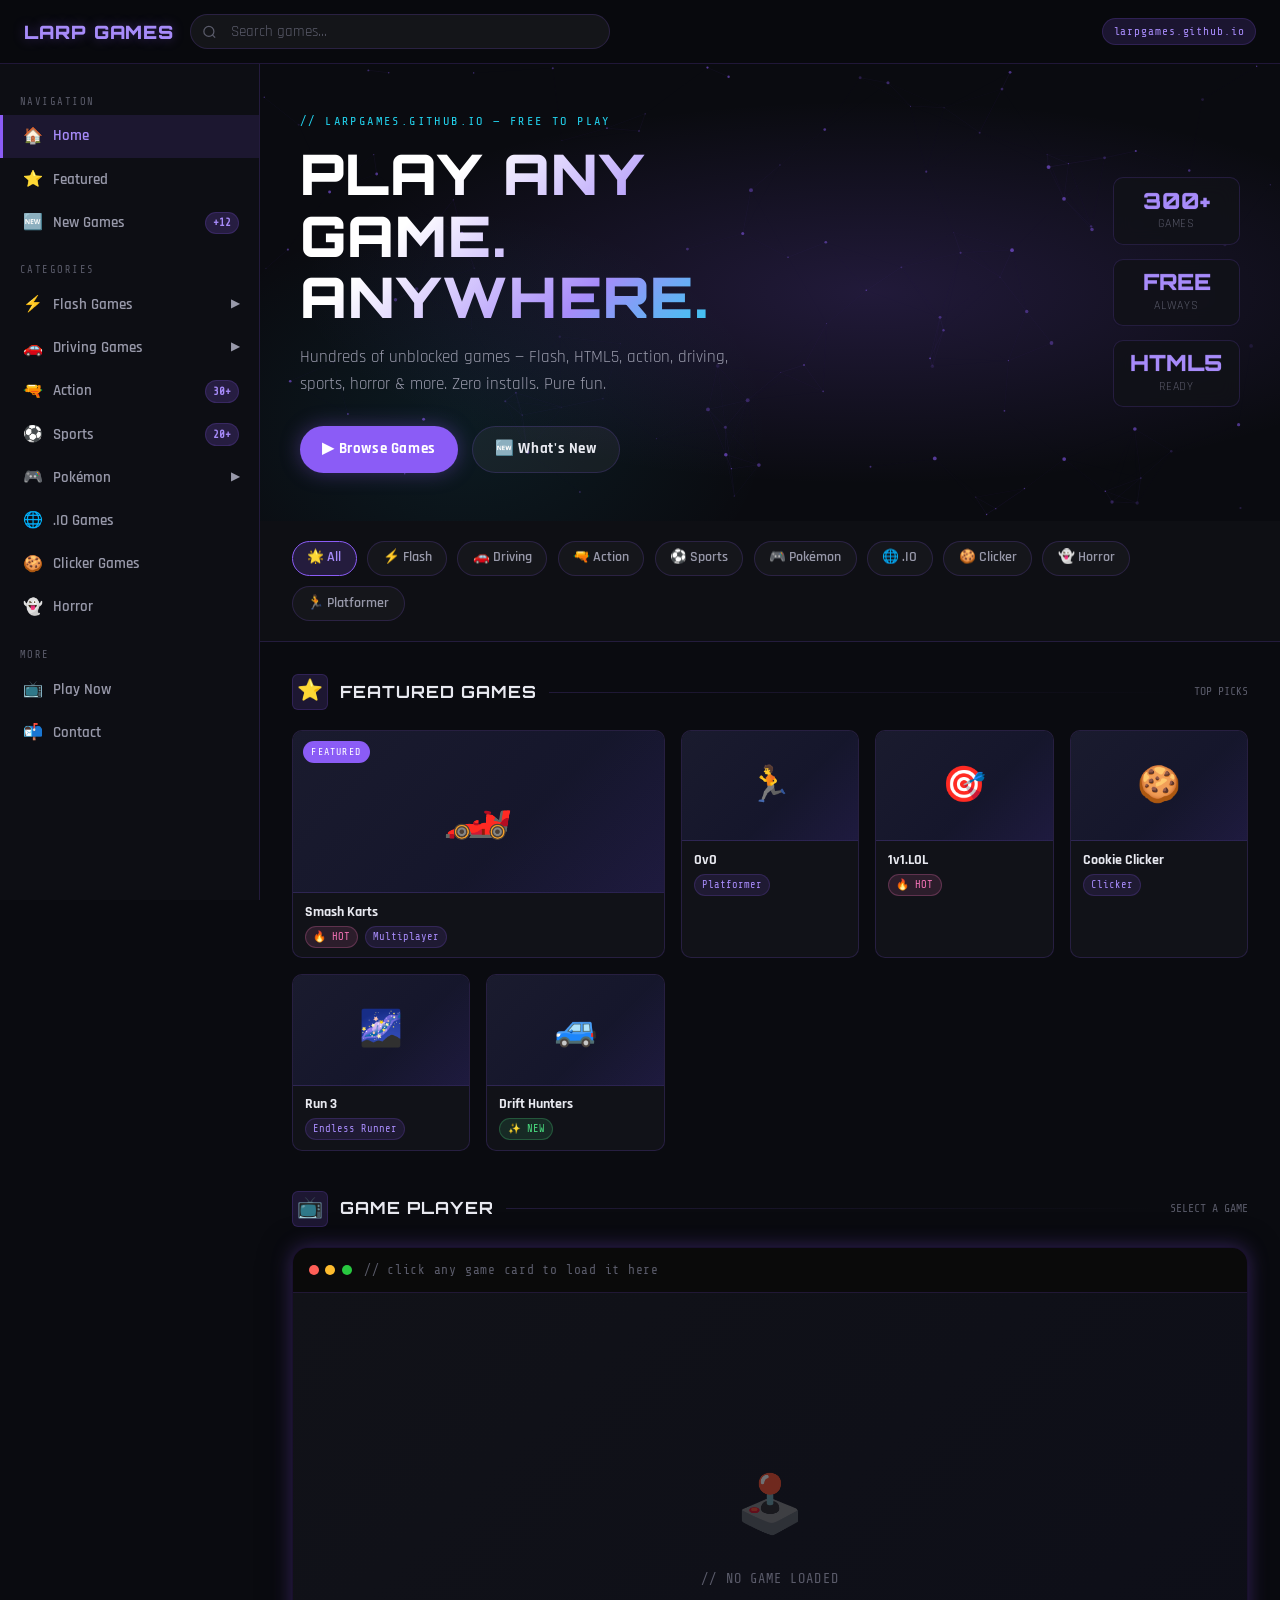
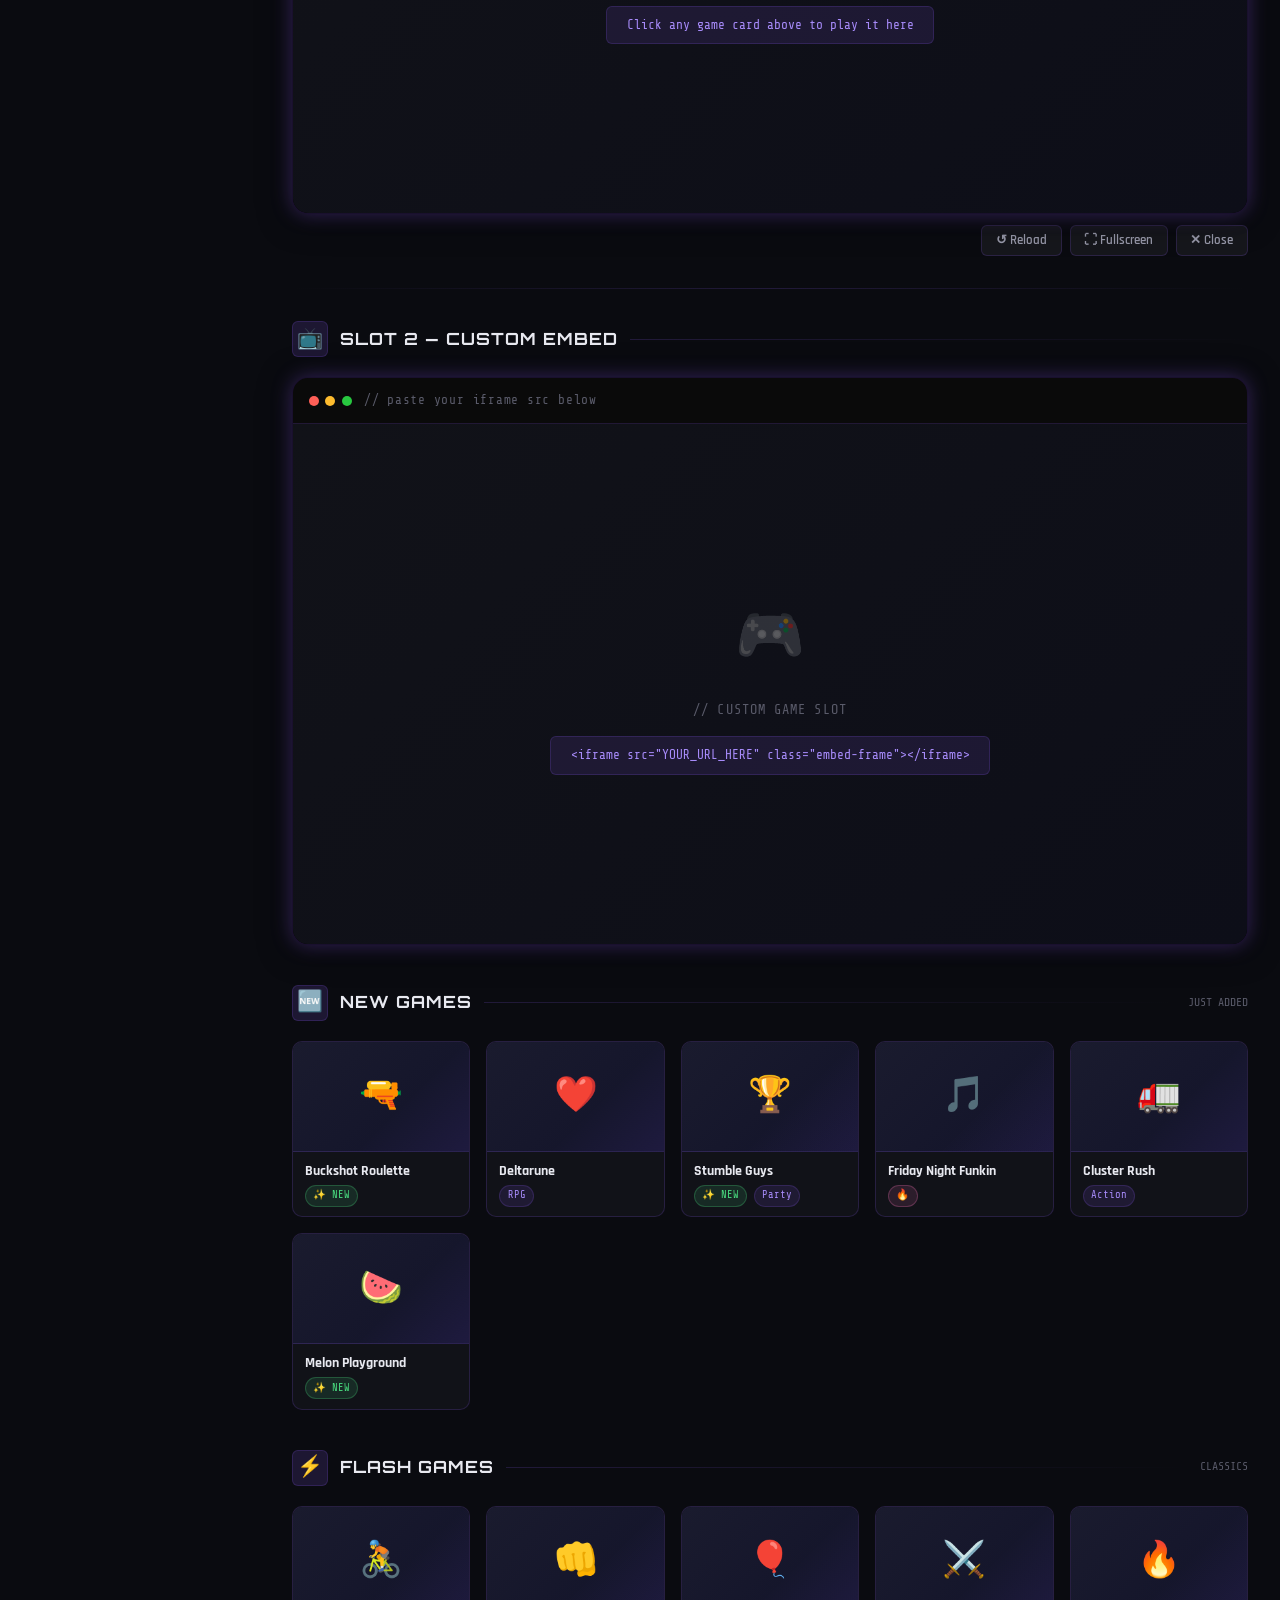
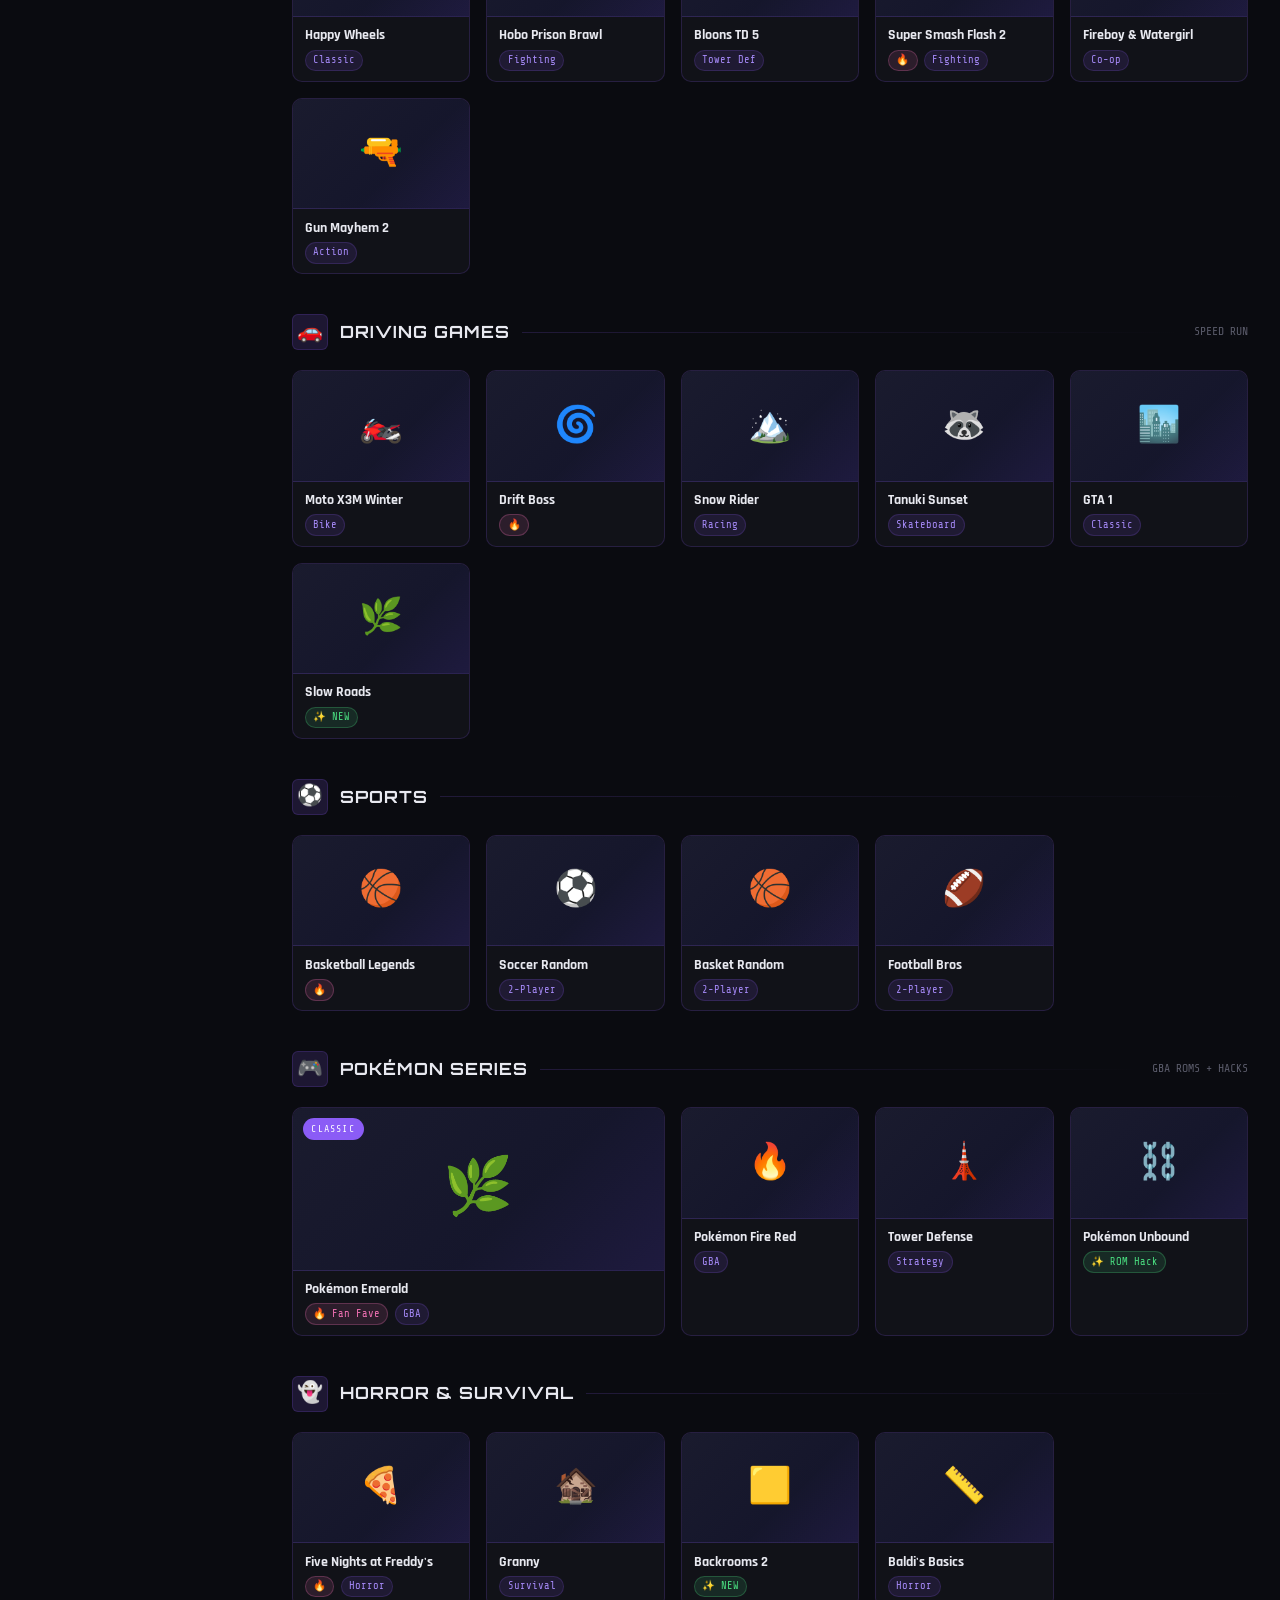
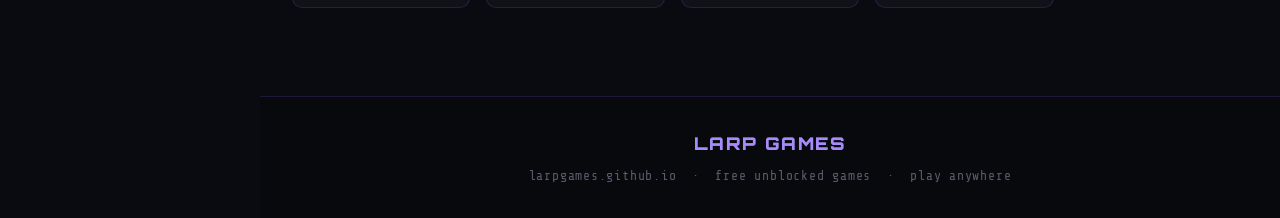
<file: index.html>
<!doctype html>
<html lang="en">
	<head>
		<meta charset="UTF-8" />
		<meta name="viewport" content="width=device-width, initial-scale=1.0" />
		<title>LARP Games — Unblocked Games Hub</title>
		<meta
			name="description"
			content="Play hundreds of free unblocked games online. Flash, HTML5, driving, action, and more."
		/>
		<link rel="stylesheet" href="styles.css" />
	</head>
	<body>
		<script
			async
			src="https://pagead2.googlesyndication.com/pagead/js/adsbygoogle.js?client=ca-pub-5358583966804932"
			crossorigin="anonymous"
		></script>
		<!-- ══════════════════════════════════════
     TOP NAVIGATION
══════════════════════════════════════ -->
		<nav class="topnav">
			<button id="sidebarToggle" aria-label="Toggle sidebar">☰</button>

			<a href="index.html" class="nav-logo">
				<span class="logo-glitch">LARP GAMES</span>
			</a>

			<div class="nav-search-wrap">
				<svg
					xmlns="http://www.w3.org/2000/svg"
					width="15"
					height="15"
					fill="none"
					viewBox="0 0 24 24"
					stroke="currentColor"
					stroke-width="2"
				>
					<circle cx="11" cy="11" r="8" />
					<path d="m21 21-4.35-4.35" />
				</svg>
				<input
					type="search"
					id="gameSearch"
					placeholder="Search games…"
					autocomplete="off"
				/>
			</div>

			<div class="nav-spacer"></div>
			<span class="nav-tag">larpgames.github.io</span>
		</nav>

		<!-- ══════════════════════════════════════
     LAYOUT SHELL
══════════════════════════════════════ -->
		<div class="shell">
			<!-- ── SIDEBAR ── -->
			<aside id="sidebar">
				<div class="sidebar-section">
					<div class="sidebar-label">Navigation</div>
					<a href="index.html" class="nav-link">
						<span class="nav-icon">🏠</span> Home
					</a>
					<a href="#featured" class="nav-link">
						<span class="nav-icon">⭐</span> Featured
					</a>
					<a href="#new-games" class="nav-link">
						<span class="nav-icon">🆕</span> New Games
						<span class="nav-count">+12</span>
					</a>
				</div>

				<div class="sidebar-section">
					<div class="sidebar-label">Categories</div>

					<!-- Flash Games sub-menu -->
					<a
						href="#flash"
						class="nav-link nav-parent"
						onclick="
							toggleSub('sub-flash', this);
							return false;
						"
					>
						<span class="nav-icon">⚡</span> Flash Games
						<span class="arrow">▶</span>
					</a>
					<div id="sub-flash" class="nav-sub">
						<a href="#flash" class="nav-link">Hobo Series</a>
						<a href="#flash" class="nav-link">Riddle School</a>
						<a href="#flash" class="nav-link">Bloons TD</a>
						<a href="#flash" class="nav-link">Gun Mayhem</a>
						<a href="#flash" class="nav-link">Papa's Series</a>
						<a href="#flash" class="nav-link">Fireboy & Watergirl</a>
					</div>

					<!-- Driving sub-menu -->
					<a
						href="#driving"
						class="nav-link nav-parent"
						onclick="
							toggleSub('sub-driving', this);
							return false;
						"
					>
						<span class="nav-icon">🚗</span> Driving Games
						<span class="arrow">▶</span>
					</a>
					<div id="sub-driving" class="nav-sub">
						<a href="#driving" class="nav-link">Drift Games</a>
						<a href="#driving" class="nav-link">Monster Trucks</a>
						<a href="#driving" class="nav-link">Racing</a>
						<a href="#driving" class="nav-link">Bikes & Stunts</a>
					</div>

					<a href="#action" class="nav-link">
						<span class="nav-icon">🔫</span> Action
						<span class="nav-count">30+</span>
					</a>
					<a href="#sports" class="nav-link">
						<span class="nav-icon">⚽</span> Sports
						<span class="nav-count">20+</span>
					</a>
					<a
						href="#pokemon"
						class="nav-link nav-parent"
						onclick="
							toggleSub('sub-pokemon', this);
							return false;
						"
					>
						<span class="nav-icon">🎮</span> Pokémon
						<span class="arrow">▶</span>
					</a>
					<div id="sub-pokemon" class="nav-sub">
						<a href="#pokemon" class="nav-link">Fire Red</a>
						<a href="#pokemon" class="nav-link">Emerald</a>
						<a href="#pokemon" class="nav-link">Tower Defense</a>
						<a href="#pokemon" class="nav-link">ROM Hacks</a>
					</div>

					<a href="#io-games" class="nav-link">
						<span class="nav-icon">🌐</span> .IO Games
					</a>
					<a href="#clicker" class="nav-link">
						<span class="nav-icon">🍪</span> Clicker Games
					</a>
					<a href="#horror" class="nav-link">
						<span class="nav-icon">👻</span> Horror
					</a>
				</div>

				<div class="sidebar-section">
					<div class="sidebar-label">More</div>
					<a href="#embed-zone" class="nav-link">
						<span class="nav-icon">📺</span> Play Now
					</a>
					<a href="#" class="nav-link">
						<span class="nav-icon">📬</span> Contact
					</a>
				</div>
			</aside>
			<div id="sidebarOverlay"></div>

			<!-- ══════════════════════════════════════
       MAIN CONTENT
  ══════════════════════════════════════ -->
			<main class="main">
				<!-- ── HERO ── -->
				<section class="hero">
					<canvas id="particleCanvas"></canvas>

					<div class="hero-content">
						<p class="hero-eyebrow">// larpgames.github.io — free to play</p>
						<h1 class="hero-title">PLAY ANY<br />GAME.<br />ANYWHERE.</h1>
						<p class="hero-sub">
							Hundreds of unblocked games — Flash, HTML5, action, driving,
							sports, horror &amp; more. Zero installs. Pure fun.
						</p>
						<div class="hero-buttons">
							<a href="#featured" class="btn btn-primary">▶ Browse Games</a>
							<a href="#new-games" class="btn btn-ghost">🆕 What's New</a>
						</div>
					</div>

					<div class="hero-stats">
						<div class="stat-badge">
							<div class="stat-num">300+</div>
							<div class="stat-label">GAMES</div>
						</div>
						<div class="stat-badge">
							<div class="stat-num">FREE</div>
							<div class="stat-label">ALWAYS</div>
						</div>
						<div class="stat-badge">
							<div class="stat-num">HTML5</div>
							<div class="stat-label">READY</div>
						</div>
					</div>
				</section>

				<!-- ── CATEGORY PILLS ── -->
				<div class="category-row">
					<span class="category-pill active">🌟 All</span>
					<span class="category-pill">⚡ Flash</span>
					<span class="category-pill">🚗 Driving</span>
					<span class="category-pill">🔫 Action</span>
					<span class="category-pill">⚽ Sports</span>
					<span class="category-pill">🎮 Pokémon</span>
					<span class="category-pill">🌐 .IO</span>
					<span class="category-pill">🍪 Clicker</span>
					<span class="category-pill">👻 Horror</span>
					<span class="category-pill">🏃 Platformer</span>
				</div>

				<!-- ══════════════════════
         MAIN CONTENT WRAP
    ══════════════════════ -->
				<div class="content-wrap">
					<!-- ── FEATURED SECTION ── -->
					<section id="featured">
						<div class="section-header">
							<div class="section-icon">⭐</div>
							<span class="section-title">FEATURED GAMES</span>
							<div class="section-line"></div>
							<span class="section-count">TOP PICKS</span>
						</div>

						<div class="games-grid">
							<!-- Featured large card -->
							<div
								class="game-card featured reveal"
								onclick="loadGame('https://smashkarts.io', 'Smash Karts')"
							>
								<div class="game-thumb-placeholder">
									🏎️
									<span class="featured-badge">FEATURED</span>
									<div class="play-overlay"><div class="play-btn">▶</div></div>
								</div>
								<div class="game-info">
									<div class="game-title">Smash Karts</div>
									<div class="game-meta">
										<span class="game-tag hot">🔥 HOT</span>
										<span class="game-tag">Multiplayer</span>
									</div>
								</div>
							</div>

							<div
								class="game-card"
								onclick="
									loadGame('https://scratch.mit.edu/projects/embed/12/', 'OvO')
								"
							>
								<div class="game-thumb-placeholder">🏃</div>
								<div class="play-overlay"><div class="play-btn">▶</div></div>
								<div class="game-info">
									<div class="game-title">OvO</div>
									<div class="game-meta">
										<span class="game-tag">Platformer</span>
									</div>
								</div>
							</div>

							<div
								class="game-card"
								onclick="loadGame('https://1v1.lol', '1v1.LOL')"
							>
								<div class="game-thumb-placeholder">🎯</div>
								<div class="play-overlay"><div class="play-btn">▶</div></div>
								<div class="game-info">
									<div class="game-title">1v1.LOL</div>
									<div class="game-meta">
										<span class="game-tag hot">🔥 HOT</span>
									</div>
								</div>
							</div>

							<div
								class="game-card"
								onclick="loadGame('https://cookieclicker.me', 'Cookie Clicker')"
							>
								<div class="game-thumb-placeholder">🍪</div>
								<div class="play-overlay"><div class="play-btn">▶</div></div>
								<div class="game-info">
									<div class="game-title">Cookie Clicker</div>
									<div class="game-meta">
										<span class="game-tag">Clicker</span>
									</div>
								</div>
							</div>

							<div class="game-card" onclick="loadGame('#', 'Run 3')">
								<div class="game-thumb-placeholder">🌌</div>
								<div class="play-overlay"><div class="play-btn">▶</div></div>
								<div class="game-info">
									<div class="game-title">Run 3</div>
									<div class="game-meta">
										<span class="game-tag">Endless Runner</span>
									</div>
								</div>
							</div>

							<div class="game-card" onclick="loadGame('#', 'Drift Hunters')">
								<div class="game-thumb-placeholder">🚙</div>
								<div class="play-overlay"><div class="play-btn">▶</div></div>
								<div class="game-info">
									<div class="game-title">Drift Hunters</div>
									<div class="game-meta">
										<span class="game-tag new">✨ NEW</span>
									</div>
								</div>
							</div>
						</div>
					</section>

					<!-- ── EMBEDDED GAME PLAYER ── -->
					<section id="embed-zone" class="embed-section">
						<div class="section-header">
							<div class="section-icon">📺</div>
							<span class="section-title">GAME PLAYER</span>
							<div class="section-line"></div>
							<span class="section-count" id="embed-game-name"
								>SELECT A GAME</span
							>
						</div>

						<div class="embed-wrapper">
							<div class="embed-header">
								<div class="embed-dots">
									<div class="embed-dot red"></div>
									<div class="embed-dot yellow"></div>
									<div class="embed-dot green"></div>
								</div>
								<span class="embed-title" id="embed-label"
									>// click any game card to load it here</span
								>
							</div>

							<!-- ✏️ TO ADD A GAME: replace the placeholder div below with:
               <iframe class="embed-frame" id="gameFrame" src="YOUR_GAME_URL" allow="fullscreen" allowfullscreen></iframe>
               OR keep the placeholder and click a game card above. -->
							<div class="embed-placeholder" id="embedPlaceholder">
								<div class="placeholder-icon">🕹️</div>
								<p>// NO GAME LOADED</p>
								<code>Click any game card above to play it here</code>
							</div>
							<iframe
								class="embed-frame"
								id="gameFrame"
								src=""
								allow="fullscreen"
								allowfullscreen
								style="display: none"
							></iframe>
						</div>

						<div class="embed-actions">
							<button class="embed-btn" onclick="reloadGame()">↺ Reload</button>
							<button class="embed-btn" onclick="fullscreenGame()">
								⛶ Fullscreen
							</button>
							<button class="embed-btn" onclick="clearGame()">✕ Close</button>
						</div>

						<!-- ✏️ ADD MORE EMBED SLOTS BELOW — copy this block and rename IDs -->
						<div class="divider"></div>
						<div class="section-header">
							<div class="section-icon">📺</div>
							<span class="section-title">SLOT 2 — CUSTOM EMBED</span>
							<div class="section-line"></div>
						</div>
						<div class="embed-wrapper">
							<div class="embed-header">
								<div class="embed-dots">
									<div class="embed-dot red"></div>
									<div class="embed-dot yellow"></div>
									<div class="embed-dot green"></div>
								</div>
								<span class="embed-title">// paste your iframe src below</span>
							</div>
							<!-- ✏️ Replace placeholder with your own iframe src -->
							<div class="embed-placeholder">
								<div class="placeholder-icon">🎮</div>
								<p>// CUSTOM GAME SLOT</p>
								<code
									>&lt;iframe src="YOUR_URL_HERE"
									class="embed-frame"&gt;&lt;/iframe&gt;</code
								>
							</div>
						</div>
					</section>

					<!-- ── NEW GAMES ── -->
					<section id="new-games">
						<div class="section-header">
							<div class="section-icon">🆕</div>
							<span class="section-title">NEW GAMES</span>
							<div class="section-line"></div>
							<span class="section-count">JUST ADDED</span>
						</div>

						<div class="games-grid">
							<div
								class="game-card"
								onclick="loadGame('#', 'Buckshot Roulette')"
							>
								<div class="game-thumb-placeholder">🔫</div>
								<div class="play-overlay"><div class="play-btn">▶</div></div>
								<div class="game-info">
									<div class="game-title">Buckshot Roulette</div>
									<div class="game-meta">
										<span class="game-tag new">✨ NEW</span>
									</div>
								</div>
							</div>

							<div class="game-card" onclick="loadGame('#', 'Deltarune')">
								<div class="game-thumb-placeholder">❤️</div>
								<div class="play-overlay"><div class="play-btn">▶</div></div>
								<div class="game-info">
									<div class="game-title">Deltarune</div>
									<div class="game-meta"><span class="game-tag">RPG</span></div>
								</div>
							</div>

							<div class="game-card" onclick="loadGame('#', 'Stumble Guys')">
								<div class="game-thumb-placeholder">🏆</div>
								<div class="play-overlay"><div class="play-btn">▶</div></div>
								<div class="game-info">
									<div class="game-title">Stumble Guys</div>
									<div class="game-meta">
										<span class="game-tag new">✨ NEW</span
										><span class="game-tag">Party</span>
									</div>
								</div>
							</div>

							<div
								class="game-card"
								onclick="loadGame('#', 'Friday Night Funkin')"
							>
								<div class="game-thumb-placeholder">🎵</div>
								<div class="play-overlay"><div class="play-btn">▶</div></div>
								<div class="game-info">
									<div class="game-title">Friday Night Funkin</div>
									<div class="game-meta">
										<span class="game-tag hot">🔥</span>
									</div>
								</div>
							</div>

							<div class="game-card" onclick="loadGame('#', 'Cluster Rush')">
								<div class="game-thumb-placeholder">🚛</div>
								<div class="play-overlay"><div class="play-btn">▶</div></div>
								<div class="game-info">
									<div class="game-title">Cluster Rush</div>
									<div class="game-meta">
										<span class="game-tag">Action</span>
									</div>
								</div>
							</div>

							<div
								class="game-card"
								onclick="loadGame('#', 'Melon Playground')"
							>
								<div class="game-thumb-placeholder">🍉</div>
								<div class="play-overlay"><div class="play-btn">▶</div></div>
								<div class="game-info">
									<div class="game-title">Melon Playground</div>
									<div class="game-meta">
										<span class="game-tag new">✨ NEW</span>
									</div>
								</div>
							</div>
						</div>
					</section>

					<!-- ── FLASH GAMES ── -->
					<section id="flash">
						<div class="section-header">
							<div class="section-icon">⚡</div>
							<span class="section-title">FLASH GAMES</span>
							<div class="section-line"></div>
							<span class="section-count">CLASSICS</span>
						</div>

						<div class="games-grid">
							<div class="game-card" onclick="loadGame('#', 'Happy Wheels')">
								<div class="game-thumb-placeholder">🚴</div>
								<div class="play-overlay"><div class="play-btn">▶</div></div>
								<div class="game-info">
									<div class="game-title">Happy Wheels</div>
									<div class="game-meta">
										<span class="game-tag">Classic</span>
									</div>
								</div>
							</div>

							<div
								class="game-card"
								onclick="loadGame('#', 'Hobo Prison Brawl')"
							>
								<div class="game-thumb-placeholder">👊</div>
								<div class="play-overlay"><div class="play-btn">▶</div></div>
								<div class="game-info">
									<div class="game-title">Hobo Prison Brawl</div>
									<div class="game-meta">
										<span class="game-tag">Fighting</span>
									</div>
								</div>
							</div>

							<div class="game-card" onclick="loadGame('#', 'Bloons TD 5')">
								<div class="game-thumb-placeholder">🎈</div>
								<div class="play-overlay"><div class="play-btn">▶</div></div>
								<div class="game-info">
									<div class="game-title">Bloons TD 5</div>
									<div class="game-meta">
										<span class="game-tag">Tower Def</span>
									</div>
								</div>
							</div>

							<div
								class="game-card"
								onclick="loadGame('#', 'Super Smash Flash 2')"
							>
								<div class="game-thumb-placeholder">⚔️</div>
								<div class="play-overlay"><div class="play-btn">▶</div></div>
								<div class="game-info">
									<div class="game-title">Super Smash Flash 2</div>
									<div class="game-meta">
										<span class="game-tag hot">🔥</span
										><span class="game-tag">Fighting</span>
									</div>
								</div>
							</div>

							<div
								class="game-card"
								onclick="loadGame('#', 'Fireboy & Watergirl')"
							>
								<div class="game-thumb-placeholder">🔥</div>
								<div class="play-overlay"><div class="play-btn">▶</div></div>
								<div class="game-info">
									<div class="game-title">Fireboy & Watergirl</div>
									<div class="game-meta">
										<span class="game-tag">Co-op</span>
									</div>
								</div>
							</div>

							<div class="game-card" onclick="loadGame('#', 'Gun Mayhem 2')">
								<div class="game-thumb-placeholder">🔫</div>
								<div class="play-overlay"><div class="play-btn">▶</div></div>
								<div class="game-info">
									<div class="game-title">Gun Mayhem 2</div>
									<div class="game-meta">
										<span class="game-tag">Action</span>
									</div>
								</div>
							</div>
						</div>
					</section>

					<!-- ── DRIVING GAMES ── -->
					<section id="driving">
						<div class="section-header">
							<div class="section-icon">🚗</div>
							<span class="section-title">DRIVING GAMES</span>
							<div class="section-line"></div>
							<span class="section-count">SPEED RUN</span>
						</div>

						<div class="games-grid">
							<div class="game-card" onclick="loadGame('#', 'Moto X3M Winter')">
								<div class="game-thumb-placeholder">🏍️</div>
								<div class="play-overlay"><div class="play-btn">▶</div></div>
								<div class="game-info">
									<div class="game-title">Moto X3M Winter</div>
									<div class="game-meta">
										<span class="game-tag">Bike</span>
									</div>
								</div>
							</div>

							<div class="game-card" onclick="loadGame('#', 'Drift Boss')">
								<div class="game-thumb-placeholder">🌀</div>
								<div class="play-overlay"><div class="play-btn">▶</div></div>
								<div class="game-info">
									<div class="game-title">Drift Boss</div>
									<div class="game-meta">
										<span class="game-tag hot">🔥</span>
									</div>
								</div>
							</div>

							<div class="game-card" onclick="loadGame('#', 'Snow Rider')">
								<div class="game-thumb-placeholder">🏔️</div>
								<div class="play-overlay"><div class="play-btn">▶</div></div>
								<div class="game-info">
									<div class="game-title">Snow Rider</div>
									<div class="game-meta">
										<span class="game-tag">Racing</span>
									</div>
								</div>
							</div>

							<div class="game-card" onclick="loadGame('#', 'Tanuki Sunset')">
								<div class="game-thumb-placeholder">🦝</div>
								<div class="play-overlay"><div class="play-btn">▶</div></div>
								<div class="game-info">
									<div class="game-title">Tanuki Sunset</div>
									<div class="game-meta">
										<span class="game-tag">Skateboard</span>
									</div>
								</div>
							</div>

							<div class="game-card" onclick="loadGame('#', 'GTA 1')">
								<div class="game-thumb-placeholder">🏙️</div>
								<div class="play-overlay"><div class="play-btn">▶</div></div>
								<div class="game-info">
									<div class="game-title">GTA 1</div>
									<div class="game-meta">
										<span class="game-tag">Classic</span>
									</div>
								</div>
							</div>

							<div class="game-card" onclick="loadGame('#', 'Slow Roads')">
								<div class="game-thumb-placeholder">🌿</div>
								<div class="play-overlay"><div class="play-btn">▶</div></div>
								<div class="game-info">
									<div class="game-title">Slow Roads</div>
									<div class="game-meta">
										<span class="game-tag new">✨ NEW</span>
									</div>
								</div>
							</div>
						</div>
					</section>

					<!-- ── SPORTS ── -->
					<section id="sports">
						<div class="section-header">
							<div class="section-icon">⚽</div>
							<span class="section-title">SPORTS</span>
							<div class="section-line"></div>
						</div>

						<div class="games-grid">
							<div
								class="game-card"
								onclick="loadGame('#', 'Basketball Legends')"
							>
								<div class="game-thumb-placeholder">🏀</div>
								<div class="play-overlay"><div class="play-btn">▶</div></div>
								<div class="game-info">
									<div class="game-title">Basketball Legends</div>
									<div class="game-meta">
										<span class="game-tag hot">🔥</span>
									</div>
								</div>
							</div>

							<div class="game-card" onclick="loadGame('#', 'Soccer Random')">
								<div class="game-thumb-placeholder">⚽</div>
								<div class="play-overlay"><div class="play-btn">▶</div></div>
								<div class="game-info">
									<div class="game-title">Soccer Random</div>
									<div class="game-meta">
										<span class="game-tag">2-Player</span>
									</div>
								</div>
							</div>

							<div class="game-card" onclick="loadGame('#', 'Basket Random')">
								<div class="game-thumb-placeholder">🏀</div>
								<div class="play-overlay"><div class="play-btn">▶</div></div>
								<div class="game-info">
									<div class="game-title">Basket Random</div>
									<div class="game-meta">
										<span class="game-tag">2-Player</span>
									</div>
								</div>
							</div>

							<div class="game-card" onclick="loadGame('#', 'Football Bros')">
								<div class="game-thumb-placeholder">🏈</div>
								<div class="play-overlay"><div class="play-btn">▶</div></div>
								<div class="game-info">
									<div class="game-title">Football Bros</div>
									<div class="game-meta">
										<span class="game-tag">2-Player</span>
									</div>
								</div>
							</div>
						</div>
					</section>

					<!-- ── POKEMON ── -->
					<section id="pokemon">
						<div class="section-header">
							<div class="section-icon">🎮</div>
							<span class="section-title">POKÉMON SERIES</span>
							<div class="section-line"></div>
							<span class="section-count">GBA ROMS + HACKS</span>
						</div>

						<div class="games-grid">
							<div
								class="game-card featured reveal"
								onclick="loadGame('#', 'Pokemon Emerald')"
							>
								<div
									class="game-thumb-placeholder"
									style="font-size: 3.5rem; aspect-ratio: 16/7"
								>
									🌿
									<span class="featured-badge">CLASSIC</span>
									<div class="play-overlay"><div class="play-btn">▶</div></div>
								</div>
								<div class="game-info">
									<div class="game-title">Pokémon Emerald</div>
									<div class="game-meta">
										<span class="game-tag hot">🔥 Fan Fave</span
										><span class="game-tag">GBA</span>
									</div>
								</div>
							</div>

							<div
								class="game-card"
								onclick="loadGame('#', 'Pokemon Fire Red')"
							>
								<div class="game-thumb-placeholder">🔥</div>
								<div class="play-overlay"><div class="play-btn">▶</div></div>
								<div class="game-info">
									<div class="game-title">Pokémon Fire Red</div>
									<div class="game-meta"><span class="game-tag">GBA</span></div>
								</div>
							</div>

							<div
								class="game-card"
								onclick="loadGame('#', 'Pokemon Tower Defense')"
							>
								<div class="game-thumb-placeholder">🗼</div>
								<div class="play-overlay"><div class="play-btn">▶</div></div>
								<div class="game-info">
									<div class="game-title">Tower Defense</div>
									<div class="game-meta">
										<span class="game-tag">Strategy</span>
									</div>
								</div>
							</div>

							<div class="game-card" onclick="loadGame('#', 'Pokemon Unbound')">
								<div class="game-thumb-placeholder">⛓️</div>
								<div class="play-overlay"><div class="play-btn">▶</div></div>
								<div class="game-info">
									<div class="game-title">Pokémon Unbound</div>
									<div class="game-meta">
										<span class="game-tag new">✨ ROM Hack</span>
									</div>
								</div>
							</div>
						</div>
					</section>

					<!-- ── HORROR ── -->
					<section id="horror">
						<div class="section-header">
							<div class="section-icon">👻</div>
							<span class="section-title">HORROR &amp; SURVIVAL</span>
							<div class="section-line"></div>
						</div>

						<div class="games-grid">
							<div class="game-card" onclick="loadGame('#', 'FNAF')">
								<div class="game-thumb-placeholder">🍕</div>
								<div class="play-overlay"><div class="play-btn">▶</div></div>
								<div class="game-info">
									<div class="game-title">Five Nights at Freddy's</div>
									<div class="game-meta">
										<span class="game-tag hot">🔥</span
										><span class="game-tag">Horror</span>
									</div>
								</div>
							</div>

							<div class="game-card" onclick="loadGame('#', 'Granny')">
								<div class="game-thumb-placeholder">🏚️</div>
								<div class="play-overlay"><div class="play-btn">▶</div></div>
								<div class="game-info">
									<div class="game-title">Granny</div>
									<div class="game-meta">
										<span class="game-tag">Survival</span>
									</div>
								</div>
							</div>

							<div class="game-card" onclick="loadGame('#', 'Backrooms 2')">
								<div class="game-thumb-placeholder">🟨</div>
								<div class="play-overlay"><div class="play-btn">▶</div></div>
								<div class="game-info">
									<div class="game-title">Backrooms 2</div>
									<div class="game-meta">
										<span class="game-tag new">✨ NEW</span>
									</div>
								</div>
							</div>

							<div class="game-card" onclick="loadGame('#', 'Baldi\'s Basics')">
								<div class="game-thumb-placeholder">📏</div>
								<div class="play-overlay"><div class="play-btn">▶</div></div>
								<div class="game-info">
									<div class="game-title">Baldi's Basics</div>
									<div class="game-meta">
										<span class="game-tag">Horror</span>
									</div>
								</div>
							</div>
						</div>
					</section>
				</div>
				<!-- /.content-wrap -->

				<!-- ── FOOTER ── -->
				<footer class="site-footer">
					<div class="footer-logo">LARP GAMES</div>
					<div class="footer-sub">
						larpgames.github.io &nbsp;·&nbsp; free unblocked games &nbsp;·&nbsp;
						play anywhere
					</div>
				</footer>
			</main>
		</div>

		<!-- ── SCROLL TO TOP ── -->
		<button id="scrollTop" title="Back to top">▲</button>

		<script src="shared.js"></script>
		<script>
			/* ── Sub-menu toggle ── */
			function toggleSub(id, el) {
				const sub = document.getElementById(id);
				if (!sub) return;
				sub.classList.toggle("open");
				el.classList.toggle("open");
			}

			/* ── Load game into embed player ── */
			function loadGame(url, name) {
				const frame = document.getElementById("gameFrame");
				const placeholder = document.getElementById("embedPlaceholder");
				const label = document.getElementById("embed-label");
				const gameName = document.getElementById("embed-game-name");

				if (!url || url === "#") {
					alert(
						`"${name}" — add the game's embed URL to this card's onclick to load it here!`,
					);
					return;
				}

				frame.src = url;
				frame.style.display = "block";
				placeholder.style.display = "none";
				label.textContent = `// ${name}`;
				gameName.textContent = name.toUpperCase();

				// Smooth scroll to player
				document
					.getElementById("embed-zone")
					.scrollIntoView({ behavior: "smooth", block: "start" });
			}

			function reloadGame() {
				const frame = document.getElementById("gameFrame");
				if (frame.src) frame.src = frame.src;
			}

			function fullscreenGame() {
				const frame = document.getElementById("gameFrame");
				if (frame.requestFullscreen) frame.requestFullscreen();
				else if (frame.webkitRequestFullscreen) frame.webkitRequestFullscreen();
			}

			function clearGame() {
				const frame = document.getElementById("gameFrame");
				const placeholder = document.getElementById("embedPlaceholder");
				const label = document.getElementById("embed-label");
				const gameName = document.getElementById("embed-game-name");
				frame.src = "";
				frame.style.display = "none";
				placeholder.style.display = "flex";
				label.textContent = "// click any game card to load it here";
				gameName.textContent = "SELECT A GAME";
			}

			/* ── Category pill filter ── */
			document.querySelectorAll(".category-pill").forEach((pill) => {
				pill.addEventListener("click", () => {
					document
						.querySelectorAll(".category-pill")
						.forEach((p) => p.classList.remove("active"));
					pill.classList.add("active");
				});
			});
		</script>
	</body>
</html>
</file>
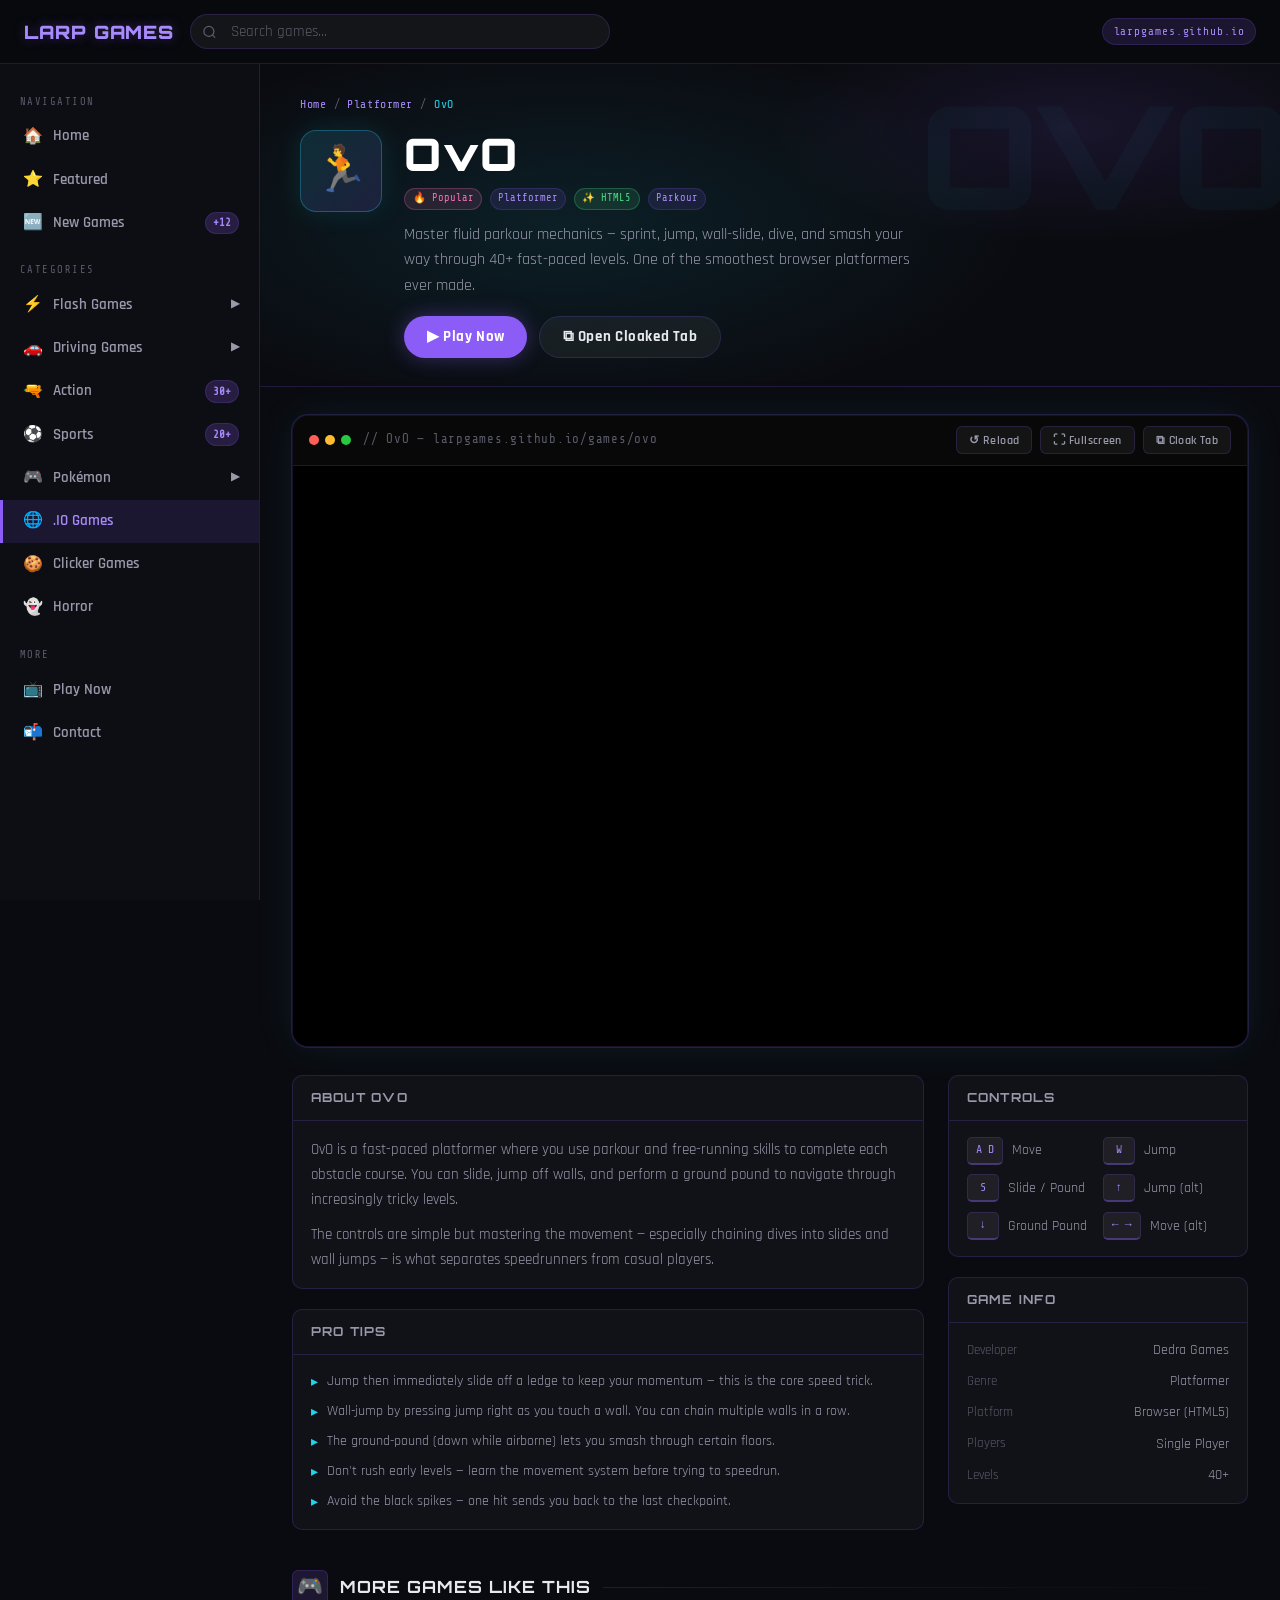
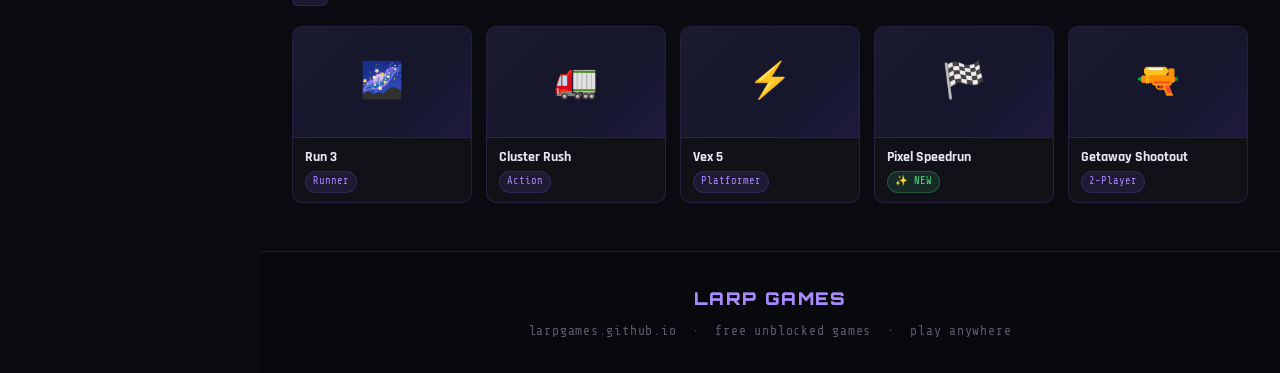
<file: games/ovo/index.html>
<!DOCTYPE html>
<html lang="en">
<head>
  <meta charset="UTF-8" />
  <meta name="viewport" content="width=device-width, initial-scale=1.0" />
  <title>OvO — Play Free | LARP Games</title>
  <meta name="description" content="Play OvO unblocked for free. Slick parkour platformer with wall-slides, dives, and smashes." />
  <!-- Google Ads -->
  <script async src="https://pagead2.googlesyndication.com/pagead/js/adsbygoogle.js?client=ca-pub-5358583966804932"
       crossorigin="anonymous"></script>
  <link rel="stylesheet" href="../../styles.css" />
  <style>
    /* ── Game Page Specifics ── */
    .game-page-hero {
      position: relative;
      padding: 2rem 2.5rem 1.75rem;
      background:
        radial-gradient(ellipse 70% 90% at 30% 50%, rgba(34,211,238,0.10) 0%, transparent 65%),
        radial-gradient(ellipse 50% 60% at 80% 20%, rgba(139,92,246,0.12) 0%, transparent 60%),
        var(--bg-base);
      border-bottom: 1px solid var(--border);
      overflow: hidden;
    }
    .game-page-hero::before {
      content: 'OVO';
      position: absolute;
      right: -0.5rem; top: -1.5rem;
      font-family: var(--font-display);
      font-size: 9rem;
      font-weight: 900;
      color: rgba(34,211,238,0.04);
      pointer-events: none;
      user-select: none;
      letter-spacing: -0.02em;
    }

    .breadcrumb {
      display: flex;
      align-items: center;
      gap: 0.45rem;
      font-family: var(--font-mono);
      font-size: 0.72rem;
      color: var(--text-muted);
      margin-bottom: 1rem;
      letter-spacing: 0.05em;
    }
    .breadcrumb a { color: var(--accent-bright); }
    .breadcrumb a:hover { text-decoration: underline; }

    .game-header {
      display: flex;
      align-items: flex-start;
      gap: 1.4rem;
      position: relative;
      z-index: 2;
      flex-wrap: wrap;
    }

    .game-icon-box {
      width: 82px; height: 82px;
      flex-shrink: 0;
      background: linear-gradient(135deg, rgba(34,211,238,0.15), rgba(139,92,246,0.15));
      border: 1px solid rgba(34,211,238,0.3);
      border-radius: var(--radius-lg);
      display: flex;
      align-items: center;
      justify-content: center;
      font-size: 2.8rem;
      box-shadow: 0 0 28px rgba(34,211,238,0.12);
    }

    .game-header-meta { flex: 1; min-width: 200px; }

    .game-page-title {
      font-family: var(--font-display);
      font-size: clamp(1.9rem, 4vw, 2.8rem);
      font-weight: 900;
      letter-spacing: 0.04em;
      background: linear-gradient(135deg, #fff 20%, var(--neon-cyan) 80%);
      -webkit-background-clip: text;
      -webkit-text-fill-color: transparent;
      background-clip: text;
      line-height: 1.1;
      margin-bottom: 0.5rem;
      opacity: 0;
      animation: fadeUp 0.6s 0.1s forwards;
    }

    .game-tags-row {
      display: flex;
      gap: 0.5rem;
      flex-wrap: wrap;
      margin-bottom: 0.75rem;
      opacity: 0;
      animation: fadeUp 0.6s 0.25s forwards;
    }

    .game-page-desc {
      font-size: 0.97rem;
      color: var(--text-secondary);
      max-width: 520px;
      line-height: 1.65;
      opacity: 0;
      animation: fadeUp 0.6s 0.35s forwards;
    }

    .game-action-row {
      display: flex;
      gap: 0.75rem;
      margin-top: 1.1rem;
      flex-wrap: wrap;
      opacity: 0;
      animation: fadeUp 0.6s 0.45s forwards;
    }

    /* ── Main Game Embed ── */
    .game-stage {
      padding: 1.75rem 2rem;
    }

    .game-frame-wrap {
      position: relative;
      background: #000;
      border: 1px solid var(--border);
      border-radius: var(--radius-lg);
      overflow: hidden;
      box-shadow: 0 0 40px rgba(34,211,238,0.08), 0 0 0 1px var(--border);
    }

    .frame-chrome {
      display: flex;
      align-items: center;
      justify-content: space-between;
      padding: 0.65rem 1rem;
      background: rgba(255,255,255,0.03);
      border-bottom: 1px solid var(--border);
    }
    .chrome-left { display: flex; align-items: center; gap: 0.75rem; }
    .chrome-dots { display: flex; gap: 0.38rem; }
    .chrome-dot { width: 10px; height: 10px; border-radius: 50%; }
    .chrome-dot.r { background: #ff5f57; }
    .chrome-dot.y { background: #febc2e; }
    .chrome-dot.g { background: #28c840; }
    .chrome-label {
      font-family: var(--font-mono);
      font-size: 0.78rem;
      color: var(--text-muted);
      letter-spacing: 0.06em;
    }
    .chrome-right { display: flex; gap: 0.5rem; }

    .chrome-btn {
      display: inline-flex;
      align-items: center;
      gap: 0.35rem;
      padding: 0.32rem 0.75rem;
      background: rgba(255,255,255,0.05);
      border: 1px solid var(--border);
      color: var(--text-secondary);
      border-radius: var(--radius-sm);
      font-size: 0.78rem;
      font-family: var(--font-body);
      font-weight: 600;
      cursor: pointer;
      transition: all var(--transition);
      letter-spacing: 0.03em;
    }
    .chrome-btn:hover {
      background: rgba(34,211,238,0.12);
      border-color: var(--neon-cyan);
      color: var(--neon-cyan);
    }
    .chrome-btn.cloak-btn:hover {
      background: rgba(139,92,246,0.15);
      border-color: var(--accent);
      color: var(--accent-bright);
    }

    #ovoFrame {
      display: block;
      width: 100%;
      height: 580px;
      border: none;
      background: #000;
    }

    /* ── Info + Controls sidebar ── */
    .game-lower {
      padding: 0 2rem 2.5rem;
      display: grid;
      grid-template-columns: 1fr 300px;
      gap: 1.5rem;
    }

    .info-card {
      background: var(--bg-card);
      border: 1px solid var(--border);
      border-radius: var(--radius-md);
      overflow: hidden;
    }
    .info-card-header {
      padding: 0.75rem 1.1rem;
      border-bottom: 1px solid var(--border);
      font-family: var(--font-display);
      font-size: 0.78rem;
      font-weight: 700;
      letter-spacing: 0.1em;
      color: var(--text-secondary);
    }
    .info-card-body { padding: 1rem 1.1rem; }

    /* Controls table */
    .controls-grid {
      display: grid;
      grid-template-columns: 1fr 1fr;
      gap: 0.6rem;
    }
    .control-row {
      display: flex;
      align-items: center;
      gap: 0.6rem;
      font-size: 0.88rem;
      color: var(--text-secondary);
    }
    .key {
      display: inline-flex;
      align-items: center;
      justify-content: center;
      min-width: 32px;
      height: 28px;
      padding: 0 0.5rem;
      background: rgba(255,255,255,0.06);
      border: 1px solid var(--border);
      border-bottom: 2px solid rgba(139,92,246,0.4);
      border-radius: 5px;
      font-family: var(--font-mono);
      font-size: 0.72rem;
      color: var(--accent-bright);
      flex-shrink: 0;
    }

    /* About text */
    .about-text {
      font-size: 0.92rem;
      color: var(--text-secondary);
      line-height: 1.7;
    }
    .about-text p + p { margin-top: 0.65rem; }

    /* Tip list */
    .tip-list {
      list-style: none;
      display: flex;
      flex-direction: column;
      gap: 0.5rem;
    }
    .tip-list li {
      display: flex;
      gap: 0.6rem;
      font-size: 0.88rem;
      color: var(--text-secondary);
      line-height: 1.5;
    }
    .tip-list li::before {
      content: '▸';
      color: var(--neon-cyan);
      flex-shrink: 0;
      margin-top: 0.05rem;
    }

    /* Related games */
    .related-grid {
      display: grid;
      grid-template-columns: repeat(auto-fill, minmax(155px, 1fr));
      gap: 0.85rem;
    }

    /* ── Responsive ── */
    @media (max-width: 860px) {
      .game-lower { grid-template-columns: 1fr; }
      .game-stage, .game-lower { padding-left: 1rem; padding-right: 1rem; }
      #ovoFrame { height: 360px; }
      .game-page-hero { padding: 1.5rem 1rem; }
    }
    @media (max-width: 560px) {
      #ovoFrame { height: 280px; }
    }
  </style>
</head>
<body>

<!-- ═══════════════════════════════
     TOP NAV
═══════════════════════════════ -->
<nav class="topnav">
  <button id="sidebarToggle" aria-label="Toggle sidebar">☰</button>
  <a href="../../index.html" class="nav-logo">
    <span class="logo-glitch">LARP GAMES</span>
  </a>
  <div class="nav-search-wrap">
    <svg xmlns="http://www.w3.org/2000/svg" width="15" height="15" fill="none"
         viewBox="0 0 24 24" stroke="currentColor" stroke-width="2">
      <circle cx="11" cy="11" r="8"/><path d="m21 21-4.35-4.35"/>
    </svg>
    <input type="search" id="gameSearch" placeholder="Search games…" autocomplete="off" />
  </div>
  <div class="nav-spacer"></div>
  <span class="nav-tag">larpgames.github.io</span>
</nav>

<div class="shell">

  <!-- ═══════════════════════════════
       SIDEBAR (identical to home)
  ═══════════════════════════════ -->
  <aside id="sidebar">
    <div class="sidebar-section">
      <div class="sidebar-label">Navigation</div>
      <a href="../../index.html" class="nav-link">
        <span class="nav-icon">🏠</span> Home
      </a>
      <a href="../../index.html#featured" class="nav-link">
        <span class="nav-icon">⭐</span> Featured
      </a>
      <a href="../../index.html#new-games" class="nav-link">
        <span class="nav-icon">🆕</span> New Games
        <span class="nav-count">+12</span>
      </a>
    </div>

    <div class="sidebar-section">
      <div class="sidebar-label">Categories</div>

      <a href="../../index.html#flash" class="nav-link nav-parent" onclick="toggleSub('sub-flash',this);return false;">
        <span class="nav-icon">⚡</span> Flash Games
        <span class="arrow">▶</span>
      </a>
      <div id="sub-flash" class="nav-sub">
        <a href="../../index.html#flash" class="nav-link">Hobo Series</a>
        <a href="../../index.html#flash" class="nav-link">Riddle School</a>
        <a href="../../index.html#flash" class="nav-link">Bloons TD</a>
        <a href="../../index.html#flash" class="nav-link">Gun Mayhem</a>
        <a href="../../index.html#flash" class="nav-link">Papa's Series</a>
        <a href="../../index.html#flash" class="nav-link">Fireboy &amp; Watergirl</a>
      </div>

      <a href="../../index.html#driving" class="nav-link nav-parent" onclick="toggleSub('sub-driving',this);return false;">
        <span class="nav-icon">🚗</span> Driving Games
        <span class="arrow">▶</span>
      </a>
      <div id="sub-driving" class="nav-sub">
        <a href="../../index.html#driving" class="nav-link">Drift Games</a>
        <a href="../../index.html#driving" class="nav-link">Monster Trucks</a>
        <a href="../../index.html#driving" class="nav-link">Racing</a>
        <a href="../../index.html#driving" class="nav-link">Bikes &amp; Stunts</a>
      </div>

      <a href="../../index.html#action" class="nav-link">
        <span class="nav-icon">🔫</span> Action
        <span class="nav-count">30+</span>
      </a>
      <a href="../../index.html#sports" class="nav-link">
        <span class="nav-icon">⚽</span> Sports
        <span class="nav-count">20+</span>
      </a>
      <a href="../../index.html#pokemon" class="nav-link nav-parent" onclick="toggleSub('sub-pokemon',this);return false;">
        <span class="nav-icon">🎮</span> Pokémon
        <span class="arrow">▶</span>
      </a>
      <div id="sub-pokemon" class="nav-sub">
        <a href="../../index.html#pokemon" class="nav-link">Fire Red</a>
        <a href="../../index.html#pokemon" class="nav-link">Emerald</a>
        <a href="../../index.html#pokemon" class="nav-link">Tower Defense</a>
        <a href="../../index.html#pokemon" class="nav-link">ROM Hacks</a>
      </div>

      <a href="../../index.html#io-games" class="nav-link active">
        <span class="nav-icon">🌐</span> .IO Games
      </a>
      <a href="../../index.html#clicker" class="nav-link">
        <span class="nav-icon">🍪</span> Clicker Games
      </a>
      <a href="../../index.html#horror" class="nav-link">
        <span class="nav-icon">👻</span> Horror
      </a>
    </div>

    <div class="sidebar-section">
      <div class="sidebar-label">More</div>
      <a href="../../index.html#embed-zone" class="nav-link">
        <span class="nav-icon">📺</span> Play Now
      </a>
      <a href="#" class="nav-link">
        <span class="nav-icon">📬</span> Contact
      </a>
    </div>
  </aside>
  <div id="sidebarOverlay"></div>

  <!-- ═══════════════════════════════
       MAIN
  ═══════════════════════════════ -->
  <main class="main">

    <!-- ── Game Hero Header ── -->
    <section class="game-page-hero">
      <div class="breadcrumb">
        <a href="../../index.html">Home</a>
        <span>/</span>
        <a href="../../index.html#io-games">Platformer</a>
        <span>/</span>
        <span style="color:var(--neon-cyan)">OvO</span>
      </div>

      <div class="game-header">
        <div class="game-icon-box">🏃</div>
        <div class="game-header-meta">
          <h1 class="game-page-title">OvO</h1>
          <div class="game-tags-row">
            <span class="game-tag hot">🔥 Popular</span>
            <span class="game-tag">Platformer</span>
            <span class="game-tag new">✨ HTML5</span>
            <span class="game-tag">Parkour</span>
          </div>
          <p class="game-page-desc">
            Master fluid parkour mechanics — sprint, jump, wall-slide, dive, and smash your way through 40+ fast-paced levels. One of the smoothest browser platformers ever made.
          </p>
          <div class="game-action-row">
            <button class="btn btn-primary" onclick="scrollToGame()">▶ Play Now</button>
            <button class="btn btn-ghost cloak-btn" onclick="openCloaked()">⧉ Open Cloaked Tab</button>
          </div>
        </div>
      </div>
    </section>

    <!-- ── Game Stage ── -->
    <div class="game-stage">
      <div class="game-frame-wrap" id="gameStage">
        <div class="frame-chrome">
          <div class="chrome-left">
            <div class="chrome-dots">
              <div class="chrome-dot r"></div>
              <div class="chrome-dot y"></div>
              <div class="chrome-dot g"></div>
            </div>
            <span class="chrome-label">// OvO — larpgames.github.io/games/ovo</span>
          </div>
          <div class="chrome-right">
            <button class="chrome-btn" onclick="reloadFrame()">↺ Reload</button>
            <button class="chrome-btn" onclick="fullscreenFrame()">⛶ Fullscreen</button>
            <button class="chrome-btn cloak-btn" onclick="openCloaked()">⧉ Cloak Tab</button>
          </div>
        </div>

        <!-- ✏️ Replace the src with your actual OvO embed URL -->
        <iframe
          id="ovoFrame"
          src="https://html5.gamedistribution.com/1377b99c10284c229423118a941af3b1/?gd_sdk_referrer_url=https://www.larpgames.com/games/ovo/index.html" 
          title="OvO Game"
          allow="fullscreen; autoplay"
          allowfullscreen
          sandbox="allow-scripts allow-same-origin allow-pointer-lock allow-popups"
        ></iframe>
      </div>
    </div>

    <!-- ── Lower Info Columns ── -->
    <div class="game-lower">

      <!-- Left column -->
      <div style="display:flex;flex-direction:column;gap:1.25rem;">

        <!-- About -->
        <div class="info-card reveal">
          <div class="info-card-header">ABOUT OVO</div>
          <div class="info-card-body">
            <div class="about-text">
              <p>OvO is a fast-paced platformer where you use parkour and free-running skills to complete each obstacle course. You can slide, jump off walls, and perform a ground pound to navigate through increasingly tricky levels.</p>
              <p>The controls are simple but mastering the movement — especially chaining dives into slides and wall jumps — is what separates speedrunners from casual players.</p>
            </div>
          </div>
        </div>

        <!-- Tips -->
        <div class="info-card reveal">
          <div class="info-card-header">PRO TIPS</div>
          <div class="info-card-body">
            <ul class="tip-list">
              <li>Jump then immediately slide off a ledge to keep your momentum — this is the core speed trick.</li>
              <li>Wall-jump by pressing jump right as you touch a wall. You can chain multiple walls in a row.</li>
              <li>The ground-pound (down while airborne) lets you smash through certain floors.</li>
              <li>Don't rush early levels — learn the movement system before trying to speedrun.</li>
              <li>Avoid the black spikes — one hit sends you back to the last checkpoint.</li>
            </ul>
          </div>
        </div>

      </div>

      <!-- Right column -->
      <div style="display:flex;flex-direction:column;gap:1.25rem;">

        <!-- Controls -->
        <div class="info-card reveal">
          <div class="info-card-header">CONTROLS</div>
          <div class="info-card-body">
            <div class="controls-grid">
              <div class="control-row"><span class="key">A D</span> Move</div>
              <div class="control-row"><span class="key">W</span> Jump</div>
              <div class="control-row"><span class="key">S</span> Slide / Pound</div>
              <div class="control-row"><span class="key">↑</span> Jump (alt)</div>
              <div class="control-row"><span class="key">↓</span> Ground Pound</div>
              <div class="control-row"><span class="key">← →</span> Move (alt)</div>
            </div>
          </div>
        </div>

        <!-- Game Info -->
        <div class="info-card reveal">
          <div class="info-card-header">GAME INFO</div>
          <div class="info-card-body" style="display:flex;flex-direction:column;gap:0.55rem;">
            <div class="control-row" style="justify-content:space-between;">
              <span style="color:var(--text-muted);font-size:0.82rem;">Developer</span>
              <span style="font-size:0.88rem;">Dedra Games</span>
            </div>
            <div class="control-row" style="justify-content:space-between;">
              <span style="color:var(--text-muted);font-size:0.82rem;">Genre</span>
              <span style="font-size:0.88rem;">Platformer</span>
            </div>
            <div class="control-row" style="justify-content:space-between;">
              <span style="color:var(--text-muted);font-size:0.82rem;">Platform</span>
              <span style="font-size:0.88rem;">Browser (HTML5)</span>
            </div>
            <div class="control-row" style="justify-content:space-between;">
              <span style="color:var(--text-muted);font-size:0.82rem;">Players</span>
              <span style="font-size:0.88rem;">Single Player</span>
            </div>
            <div class="control-row" style="justify-content:space-between;">
              <span style="color:var(--text-muted);font-size:0.82rem;">Levels</span>
              <span style="font-size:0.88rem;">40+</span>
            </div>
          </div>
        </div>

      </div>
    </div>

    <!-- ── Related Games ── -->
    <div style="padding:0 2rem 3rem;">
      <div class="section-header reveal">
        <div class="section-icon">🎮</div>
        <span class="section-title">MORE GAMES LIKE THIS</span>
        <div class="section-line"></div>
      </div>

      <div class="related-grid">

        <div class="game-card" onclick="location.href='../run3/index.html'">
          <div class="game-thumb-placeholder">🌌</div>
          <div class="play-overlay"><div class="play-btn">▶</div></div>
          <div class="game-info">
            <div class="game-title">Run 3</div>
            <div class="game-meta"><span class="game-tag">Runner</span></div>
          </div>
        </div>

        <div class="game-card" onclick="location.href='../cluster-rush/index.html'">
          <div class="game-thumb-placeholder">🚛</div>
          <div class="play-overlay"><div class="play-btn">▶</div></div>
          <div class="game-info">
            <div class="game-title">Cluster Rush</div>
            <div class="game-meta"><span class="game-tag">Action</span></div>
          </div>
        </div>

        <div class="game-card" onclick="location.href='../vex-5/index.html'">
          <div class="game-thumb-placeholder">⚡</div>
          <div class="play-overlay"><div class="play-btn">▶</div></div>
          <div class="game-info">
            <div class="game-title">Vex 5</div>
            <div class="game-meta"><span class="game-tag">Platformer</span></div>
          </div>
        </div>

        <div class="game-card" onclick="location.href='../pixel-speedrun/index.html'">
          <div class="game-thumb-placeholder">🏁</div>
          <div class="play-overlay"><div class="play-btn">▶</div></div>
          <div class="game-info">
            <div class="game-title">Pixel Speedrun</div>
            <div class="game-meta"><span class="game-tag new">✨ NEW</span></div>
          </div>
        </div>

        <div class="game-card" onclick="location.href='../getaway-shootout/index.html'">
          <div class="game-thumb-placeholder">🔫</div>
          <div class="play-overlay"><div class="play-btn">▶</div></div>
          <div class="game-info">
            <div class="game-title">Getaway Shootout</div>
            <div class="game-meta"><span class="game-tag">2-Player</span></div>
          </div>
        </div>

      </div>
    </div>

    <!-- ── Footer ── -->
    <footer class="site-footer">
      <div class="footer-logo">LARP GAMES</div>
      <div class="footer-sub">larpgames.github.io &nbsp;·&nbsp; free unblocked games &nbsp;·&nbsp; play anywhere</div>
    </footer>

  </main>
</div>

<button id="scrollTop" title="Back to top">▲</button>

<script src="../../shared.js"></script>
<script>
  function toggleSub(id, el) {
    const sub = document.getElementById(id);
    if (!sub) return;
    sub.classList.toggle('open');
    el.classList.toggle('open');
  }

  function scrollToGame() {
    document.getElementById('gameStage').scrollIntoView({ behavior: 'smooth', block: 'start' });
  }

  function reloadFrame() {
    const f = document.getElementById('ovoFrame');
    f.src = f.src;
  }

  function fullscreenFrame() {
    const f = document.getElementById('ovoFrame');
    if (f.requestFullscreen) f.requestFullscreen();
    else if (f.webkitRequestFullscreen) f.webkitRequestFullscreen();
  }

  /* ── Cloak Tab ─────────────────────────────────────────────
     Opens about:blank in a new tab, then injects the game
     iframe into it so the tab shows a blank URL in the bar.
     This is the same trick used on the reference site.
  ─────────────────────────────────────────────────────────── */
  function openCloaked() {
    const gameUrl = document.getElementById('ovoFrame').src;
    const tab = window.open('about:blank', '_blank');
    if (!tab) {
      alert('Pop-up blocked! Please allow pop-ups for this site and try again.');
      return;
    }
    tab.document.write(`<!DOCTYPE html>
<html>
<head>
<meta charset="UTF-8"/>
<title>Google Classroom</title>
<style>
  *{margin:0;padding:0;box-sizing:border-box;}
  html,body{width:100%;height:100%;overflow:hidden;background:#000;}
  iframe{display:block;width:100%;height:100%;border:none;}
</style>
</head>
<body>
<iframe src="${gameUrl}" allow="fullscreen; autoplay" allowfullscreen
  sandbox="allow-scripts allow-same-origin allow-pointer-lock allow-popups"></iframe>
</body>
</html>`);
    tab.document.close();
  }
</script>

</body>
</html>
</file>
<file: styles.css>
/* ============================================================
   LARP GAMES — styles.css
   Dark mode · Neon accents · Scroll animations
   ============================================================ */

/* ── Google Fonts ── */
@import url('https://fonts.googleapis.com/css2?family=Orbitron:wght@500;700;900&family=Rajdhani:wght@400;500;600;700&family=Share+Tech+Mono&display=swap');

/* ── CSS Variables ── */
:root {
  --bg-base:        #0a0b10;
  --bg-card:        #111218;
  --bg-sidebar:     #0d0e14;
  --bg-nav:         #08090d;
  --bg-glass:       rgba(17,18,24,0.85);

  --accent:         #8b5cf6;
  --accent-bright:  #a78bfa;
  --accent-glow:    rgba(139,92,246,0.35);
  --neon-cyan:      #22d3ee;
  --neon-pink:      #f472b6;
  --neon-green:     #4ade80;
  --warning:        #fbbf24;

  --text-primary:   #e8e9f0;
  --text-secondary: #9899aa;
  --text-muted:     #5a5b6a;

  --border:         rgba(139,92,246,0.18);
  --border-hover:   rgba(139,92,246,0.55);

  --sidebar-width:  260px;
  --nav-height:     64px;

  --font-display:   'Orbitron', sans-serif;
  --font-body:      'Rajdhani', sans-serif;
  --font-mono:      'Share Tech Mono', monospace;

  --radius-sm:      6px;
  --radius-md:      10px;
  --radius-lg:      16px;

  --transition:     0.3s cubic-bezier(0.4, 0, 0.2, 1);
  --shadow-card:    0 4px 24px rgba(0,0,0,0.5), 0 0 0 1px var(--border);
  --shadow-glow:    0 0 20px var(--accent-glow), 0 4px 32px rgba(0,0,0,0.6);
}

/* ── Reset & Base ── */
*, *::before, *::after { box-sizing: border-box; margin: 0; padding: 0; }

html { scroll-behavior: smooth; }

body {
  font-family: var(--font-body);
  background: var(--bg-base);
  color: var(--text-primary);
  min-height: 100vh;
  overflow-x: hidden;
  line-height: 1.6;
}

a { color: inherit; text-decoration: none; }
img { display: block; max-width: 100%; }

/* ── Scrollbar ── */
::-webkit-scrollbar { width: 6px; }
::-webkit-scrollbar-track { background: var(--bg-base); }
::-webkit-scrollbar-thumb { background: var(--accent); border-radius: 3px; }

/* ══════════════════════════════════════════
   TOP NAVBAR
══════════════════════════════════════════ */
.topnav {
  position: fixed;
  top: 0; left: 0; right: 0;
  height: var(--nav-height);
  background: var(--bg-nav);
  border-bottom: 1px solid var(--border);
  backdrop-filter: blur(12px);
  display: flex;
  align-items: center;
  padding: 0 1.5rem;
  gap: 1rem;
  z-index: 1000;
}

.nav-logo {
  font-family: var(--font-display);
  font-size: 1.15rem;
  font-weight: 900;
  letter-spacing: 0.05em;
  color: var(--accent-bright);
  white-space: nowrap;
  text-shadow: 0 0 12px var(--accent-glow);
}
.logo-glitch { display: inline-block; }

.nav-search-wrap {
  flex: 1;
  max-width: 420px;
  position: relative;
}
.nav-search-wrap svg {
  position: absolute;
  left: 12px; top: 50%;
  transform: translateY(-50%);
  color: var(--text-muted);
  pointer-events: none;
}
#gameSearch {
  width: 100%;
  background: rgba(255,255,255,0.05);
  border: 1px solid var(--border);
  border-radius: 99px;
  padding: 0.45rem 1rem 0.45rem 2.5rem;
  color: var(--text-primary);
  font-family: var(--font-body);
  font-size: 0.95rem;
  outline: none;
  transition: border-color var(--transition), box-shadow var(--transition);
}
#gameSearch:focus {
  border-color: var(--accent);
  box-shadow: 0 0 0 3px var(--accent-glow);
}
#gameSearch::placeholder { color: var(--text-muted); }

.nav-spacer { flex: 1; }

.nav-tag {
  font-family: var(--font-mono);
  font-size: 0.7rem;
  background: rgba(139,92,246,0.15);
  border: 1px solid var(--border);
  color: var(--accent-bright);
  padding: 0.25rem 0.65rem;
  border-radius: 99px;
  letter-spacing: 0.08em;
}

#sidebarToggle {
  display: none;
  background: none;
  border: 1px solid var(--border);
  color: var(--text-primary);
  padding: 0.4rem 0.6rem;
  border-radius: var(--radius-sm);
  cursor: pointer;
  font-size: 1.2rem;
  line-height: 1;
  transition: border-color var(--transition);
}
#sidebarToggle:hover { border-color: var(--accent); }

/* ══════════════════════════════════════════
   LAYOUT SHELL
══════════════════════════════════════════ */
.shell {
  display: flex;
  padding-top: var(--nav-height);
  min-height: 100vh;
}

/* ══════════════════════════════════════════
   SIDEBAR
══════════════════════════════════════════ */
#sidebar {
  width: var(--sidebar-width);
  flex-shrink: 0;
  background: var(--bg-sidebar);
  border-right: 1px solid var(--border);
  position: fixed;
  top: var(--nav-height);
  left: 0;
  bottom: 0;
  overflow-y: auto;
  overflow-x: hidden;
  padding: 1.25rem 0;
  z-index: 900;
  transition: transform var(--transition);
}
#sidebar::-webkit-scrollbar { width: 3px; }

.sidebar-section { margin-bottom: 0.5rem; }

.sidebar-label {
  font-family: var(--font-mono);
  font-size: 0.65rem;
  letter-spacing: 0.14em;
  color: var(--text-muted);
  padding: 0.6rem 1.25rem 0.3rem;
  text-transform: uppercase;
}

.nav-link {
  display: flex;
  align-items: center;
  gap: 0.65rem;
  padding: 0.55rem 1.25rem;
  font-size: 0.95rem;
  font-weight: 600;
  color: var(--text-secondary);
  border-left: 3px solid transparent;
  transition: all var(--transition);
  position: relative;
}
.nav-link:hover {
  color: var(--text-primary);
  background: rgba(139,92,246,0.08);
  border-left-color: var(--accent);
}
.nav-link.active {
  color: var(--accent-bright);
  background: rgba(139,92,246,0.12);
  border-left-color: var(--accent);
}
.nav-link .nav-icon {
  font-size: 1rem;
  width: 20px;
  text-align: center;
}
.nav-count {
  margin-left: auto;
  font-family: var(--font-mono);
  font-size: 0.68rem;
  background: rgba(139,92,246,0.2);
  color: var(--accent-bright);
  padding: 0.1rem 0.45rem;
  border-radius: 99px;
  border: 1px solid var(--border);
}

/* Submenu */
.nav-sub {
  padding-left: 1.8rem;
  display: none;
}
.nav-sub.open { display: block; }
.nav-sub .nav-link {
  font-size: 0.88rem;
  font-weight: 500;
  padding: 0.38rem 1rem 0.38rem 1.25rem;
}

.nav-parent .arrow {
  margin-left: auto;
  font-size: 0.7rem;
  transition: transform var(--transition);
}
.nav-parent.open .arrow { transform: rotate(90deg); }

/* Sidebar overlay (mobile) */
#sidebarOverlay {
  display: none;
  position: fixed;
  inset: 0;
  background: rgba(0,0,0,0.6);
  z-index: 850;
  backdrop-filter: blur(2px);
}
#sidebarOverlay.show { display: block; }

/* ══════════════════════════════════════════
   MAIN CONTENT
══════════════════════════════════════════ */
.main {
  flex: 1;
  margin-left: var(--sidebar-width);
  min-width: 0;
}

/* ══════════════════════════════════════════
   HERO SECTION
══════════════════════════════════════════ */
.hero {
  position: relative;
  min-height: 380px;
  display: flex;
  align-items: center;
  overflow: hidden;
  background:
    radial-gradient(ellipse 80% 60% at 60% 50%, rgba(139,92,246,0.18) 0%, transparent 70%),
    radial-gradient(ellipse 50% 80% at 20% 80%, rgba(34,211,238,0.08) 0%, transparent 60%),
    var(--bg-base);
  padding: 3rem 2.5rem;
}

#particleCanvas {
  position: absolute;
  inset: 0;
  width: 100%;
  height: 100%;
  pointer-events: none;
}

.hero-content {
  position: relative;
  z-index: 2;
  max-width: 640px;
}

.hero-eyebrow {
  font-family: var(--font-mono);
  font-size: 0.75rem;
  letter-spacing: 0.2em;
  color: var(--neon-cyan);
  text-transform: uppercase;
  margin-bottom: 0.75rem;
  opacity: 0;
  animation: fadeUp 0.7s 0.2s forwards;
}

.hero-title {
  font-family: var(--font-display);
  font-size: clamp(2rem, 5vw, 3.5rem);
  font-weight: 900;
  line-height: 1.1;
  letter-spacing: 0.02em;
  background: linear-gradient(135deg, #fff 30%, var(--accent-bright) 70%, var(--neon-cyan) 100%);
  -webkit-background-clip: text;
  -webkit-text-fill-color: transparent;
  background-clip: text;
  margin-bottom: 1rem;
  opacity: 0;
  animation: fadeUp 0.7s 0.35s forwards;
}

.hero-sub {
  font-size: 1.05rem;
  color: var(--text-secondary);
  max-width: 440px;
  margin-bottom: 1.75rem;
  opacity: 0;
  animation: fadeUp 0.7s 0.5s forwards;
}

.hero-buttons {
  display: flex;
  gap: 0.85rem;
  flex-wrap: wrap;
  opacity: 0;
  animation: fadeUp 0.7s 0.65s forwards;
}

.btn {
  display: inline-flex;
  align-items: center;
  gap: 0.5rem;
  padding: 0.65rem 1.4rem;
  border-radius: 99px;
  font-family: var(--font-body);
  font-weight: 700;
  font-size: 0.95rem;
  letter-spacing: 0.04em;
  cursor: pointer;
  border: none;
  transition: all var(--transition);
}
.btn-primary {
  background: var(--accent);
  color: #fff;
  box-shadow: 0 0 20px var(--accent-glow);
}
.btn-primary:hover {
  background: var(--accent-bright);
  box-shadow: 0 0 32px var(--accent-glow), 0 0 60px var(--accent-glow);
  transform: translateY(-2px);
}
.btn-ghost {
  background: rgba(255,255,255,0.05);
  color: var(--text-primary);
  border: 1px solid var(--border);
}
.btn-ghost:hover {
  background: rgba(139,92,246,0.12);
  border-color: var(--accent);
  transform: translateY(-2px);
}

/* Floating stat badges */
.hero-stats {
  position: absolute;
  right: 2.5rem;
  top: 50%;
  transform: translateY(-50%);
  display: flex;
  flex-direction: column;
  gap: 0.85rem;
  z-index: 2;
  opacity: 0;
  animation: fadeIn 1s 0.9s forwards;
}
.stat-badge {
  background: var(--bg-glass);
  border: 1px solid var(--border);
  border-radius: var(--radius-md);
  padding: 0.65rem 1rem;
  text-align: center;
  backdrop-filter: blur(10px);
  min-width: 110px;
}
.stat-num {
  font-family: var(--font-display);
  font-size: 1.4rem;
  font-weight: 900;
  color: var(--accent-bright);
  line-height: 1;
}
.stat-label {
  font-size: 0.75rem;
  color: var(--text-muted);
  margin-top: 0.2rem;
  letter-spacing: 0.06em;
}

/* ══════════════════════════════════════════
   CATEGORY PILLS ROW
══════════════════════════════════════════ */
.category-row {
  padding: 1.25rem 2rem;
  display: flex;
  gap: 0.65rem;
  flex-wrap: wrap;
  border-bottom: 1px solid var(--border);
  background: rgba(255,255,255,0.015);
}

.category-pill {
  display: inline-flex;
  align-items: center;
  gap: 0.4rem;
  padding: 0.35rem 0.9rem;
  border-radius: 99px;
  font-size: 0.85rem;
  font-weight: 600;
  border: 1px solid var(--border);
  color: var(--text-secondary);
  background: rgba(255,255,255,0.03);
  cursor: pointer;
  transition: all var(--transition);
  opacity: 0;
  transform: translateY(12px);
}
.category-pill.visible {
  opacity: 1;
  transform: none;
}
.category-pill:hover, .category-pill.active {
  background: rgba(139,92,246,0.18);
  border-color: var(--accent);
  color: var(--accent-bright);
}

/* ══════════════════════════════════════════
   CONTENT SECTIONS
══════════════════════════════════════════ */
.content-wrap { padding: 2rem 2rem 3rem; }

.section-header {
  display: flex;
  align-items: center;
  gap: 0.75rem;
  margin-bottom: 1.25rem;
  opacity: 0;
  transform: translateX(-20px);
  transition: opacity 0.5s, transform 0.5s;
}
.section-header.visible { opacity: 1; transform: none; }

.section-icon {
  font-size: 1.3rem;
  width: 36px; height: 36px;
  display: flex; align-items: center; justify-content: center;
  background: rgba(139,92,246,0.15);
  border: 1px solid var(--border);
  border-radius: var(--radius-sm);
}
.section-title {
  font-family: var(--font-display);
  font-size: 1.05rem;
  font-weight: 700;
  letter-spacing: 0.06em;
  color: var(--text-primary);
}
.section-line {
  flex: 1;
  height: 1px;
  background: linear-gradient(90deg, var(--border) 0%, transparent 100%);
}
.section-count {
  font-family: var(--font-mono);
  font-size: 0.72rem;
  color: var(--text-muted);
}

/* ══════════════════════════════════════════
   GAMES GRID
══════════════════════════════════════════ */
.games-grid {
  display: grid;
  grid-template-columns: repeat(auto-fill, minmax(165px, 1fr));
  gap: 1rem;
  margin-bottom: 2.5rem;
}

/* ── Game Card ── */
.game-card {
  background: var(--bg-card);
  border: 1px solid var(--border);
  border-radius: var(--radius-md);
  overflow: hidden;
  cursor: pointer;
  transition: transform var(--transition), box-shadow var(--transition), border-color var(--transition);
  opacity: 0;
  transform: translateY(24px) scale(0.97);
  position: relative;
  group: true;
}
.game-card.visible {
  opacity: 1;
  transform: none;
}
.game-card:hover {
  transform: translateY(-5px) scale(1.02);
  box-shadow: var(--shadow-glow);
  border-color: var(--accent);
  z-index: 2;
}

.game-thumb {
  width: 100%;
  aspect-ratio: 16/10;
  object-fit: cover;
  background: linear-gradient(135deg, #1a1b2e, #0f0f1a);
  display: flex;
  align-items: center;
  justify-content: center;
  font-size: 2rem;
  position: relative;
  overflow: hidden;
}
.game-thumb img {
  width: 100%; height: 100%;
  object-fit: cover;
  transition: transform 0.4s ease;
}
.game-card:hover .game-thumb img { transform: scale(1.07); }

/* Placeholder when no image */
.game-thumb-placeholder {
  width: 100%;
  aspect-ratio: 16/10;
  background: linear-gradient(135deg, #1a1b2e 0%, #12132a 100%);
  display: flex;
  align-items: center;
  justify-content: center;
  font-size: 2.2rem;
  color: var(--accent);
  border-bottom: 1px solid var(--border);
  position: relative;
  overflow: hidden;
}
.game-thumb-placeholder::after {
  content: '';
  position: absolute;
  inset: 0;
  background: linear-gradient(135deg, transparent 60%, rgba(139,92,246,0.1));
}

/* Play overlay */
.play-overlay {
  position: absolute;
  inset: 0;
  background: rgba(0,0,0,0.55);
  display: flex;
  align-items: center;
  justify-content: center;
  opacity: 0;
  transition: opacity var(--transition);
}
.game-card:hover .play-overlay { opacity: 1; }
.play-btn {
  width: 44px; height: 44px;
  background: var(--accent);
  border-radius: 50%;
  display: flex;
  align-items: center;
  justify-content: center;
  box-shadow: 0 0 20px var(--accent-glow);
  font-size: 1.1rem;
  color: #fff;
  transform: scale(0.8);
  transition: transform var(--transition);
}
.game-card:hover .play-btn { transform: scale(1); }

.game-info {
  padding: 0.6rem 0.75rem;
}
.game-title {
  font-weight: 700;
  font-size: 0.88rem;
  color: var(--text-primary);
  line-height: 1.3;
  white-space: nowrap;
  overflow: hidden;
  text-overflow: ellipsis;
}
.game-meta {
  display: flex;
  align-items: center;
  gap: 0.4rem;
  margin-top: 0.3rem;
}
.game-tag {
  font-family: var(--font-mono);
  font-size: 0.65rem;
  background: rgba(139,92,246,0.12);
  color: var(--accent-bright);
  border: 1px solid var(--border);
  padding: 0.1rem 0.45rem;
  border-radius: 99px;
}
.game-tag.new {
  background: rgba(74,222,128,0.12);
  color: var(--neon-green);
  border-color: rgba(74,222,128,0.25);
}
.game-tag.hot {
  background: rgba(244,114,182,0.12);
  color: var(--neon-pink);
  border-color: rgba(244,114,182,0.25);
}

/* ── Featured (large) card ── */
.game-card.featured {
  grid-column: span 2;
}
.game-card.featured .game-thumb-placeholder {
  aspect-ratio: 16/7;
  font-size: 3.5rem;
}
.featured-badge {
  position: absolute;
  top: 0.6rem;
  left: 0.6rem;
  background: var(--accent);
  color: #fff;
  font-family: var(--font-mono);
  font-size: 0.62rem;
  letter-spacing: 0.12em;
  padding: 0.2rem 0.55rem;
  border-radius: 99px;
  text-transform: uppercase;
  opacity: 0;
  transform: translateY(-8px);
  transition: opacity 0.4s 0.2s, transform 0.4s 0.2s;
  z-index: 5;
}
.game-card.featured.visible .featured-badge { opacity: 1; transform: none; }

/* ══════════════════════════════════════════
   GAME EMBED SECTION
══════════════════════════════════════════ */
.embed-section {
  margin-bottom: 2.5rem;
}

.embed-wrapper {
  position: relative;
  background: #000;
  border: 1px solid var(--border);
  border-radius: var(--radius-lg);
  overflow: hidden;
  box-shadow: var(--shadow-glow);
}

.embed-header {
  display: flex;
  align-items: center;
  gap: 0.75rem;
  padding: 0.75rem 1rem;
  background: rgba(255,255,255,0.04);
  border-bottom: 1px solid var(--border);
}
.embed-dots { display: flex; gap: 0.4rem; }
.embed-dot {
  width: 10px; height: 10px;
  border-radius: 50%;
}
.embed-dot.red   { background: #ff5f57; }
.embed-dot.yellow{ background: #febc2e; }
.embed-dot.green { background: #28c840; }
.embed-title {
  font-family: var(--font-mono);
  font-size: 0.8rem;
  color: var(--text-muted);
  letter-spacing: 0.06em;
}

.embed-frame {
  display: block;
  width: 100%;
  height: 520px;
  border: none;
  background: #111;
}

/* Placeholder for embed */
.embed-placeholder {
  width: 100%;
  height: 520px;
  display: flex;
  flex-direction: column;
  align-items: center;
  justify-content: center;
  gap: 1rem;
  background: linear-gradient(135deg, #111218 0%, #0d0e18 100%);
  color: var(--text-muted);
}
.embed-placeholder .placeholder-icon {
  font-size: 3.5rem;
  opacity: 0.4;
}
.embed-placeholder p {
  font-family: var(--font-mono);
  font-size: 0.85rem;
  color: var(--text-muted);
  letter-spacing: 0.08em;
}
.embed-placeholder code {
  font-family: var(--font-mono);
  font-size: 0.8rem;
  background: rgba(139,92,246,0.12);
  border: 1px solid var(--border);
  color: var(--accent-bright);
  padding: 0.5rem 1.2rem;
  border-radius: var(--radius-sm);
  display: block;
}

/* Fullscreen toggle */
.embed-actions {
  display: flex;
  gap: 0.5rem;
  margin-top: 0.65rem;
  justify-content: flex-end;
}
.embed-btn {
  display: inline-flex;
  align-items: center;
  gap: 0.4rem;
  padding: 0.4rem 0.85rem;
  background: rgba(255,255,255,0.05);
  border: 1px solid var(--border);
  color: var(--text-secondary);
  border-radius: var(--radius-sm);
  font-size: 0.82rem;
  font-family: var(--font-body);
  font-weight: 600;
  cursor: pointer;
  transition: all var(--transition);
}
.embed-btn:hover {
  background: rgba(139,92,246,0.15);
  border-color: var(--accent);
  color: var(--accent-bright);
}

/* ══════════════════════════════════════════
   FOOTER
══════════════════════════════════════════ */
.site-footer {
  background: var(--bg-nav);
  border-top: 1px solid var(--border);
  padding: 2rem;
  text-align: center;
  margin-left: 0; /* footer is inside .main */
}
.footer-logo {
  font-family: var(--font-display);
  font-size: 1.1rem;
  font-weight: 900;
  color: var(--accent-bright);
  letter-spacing: 0.08em;
  margin-bottom: 0.5rem;
}
.footer-sub {
  font-size: 0.82rem;
  color: var(--text-muted);
  font-family: var(--font-mono);
  letter-spacing: 0.06em;
}

/* ══════════════════════════════════════════
   SCROLL-TO-TOP BUTTON
══════════════════════════════════════════ */
#scrollTop {
  position: fixed;
  bottom: 2rem;
  right: 2rem;
  width: 44px; height: 44px;
  background: var(--accent);
  color: #fff;
  border: none;
  border-radius: 50%;
  font-size: 1.1rem;
  cursor: pointer;
  display: flex;
  align-items: center;
  justify-content: center;
  box-shadow: 0 0 20px var(--accent-glow);
  opacity: 0;
  pointer-events: none;
  transform: translateY(12px);
  transition: opacity var(--transition), transform var(--transition);
  z-index: 500;
}
#scrollTop.show {
  opacity: 1;
  pointer-events: all;
  transform: none;
}
#scrollTop:hover { background: var(--accent-bright); }

/* ══════════════════════════════════════════
   ANIMATIONS
══════════════════════════════════════════ */
@keyframes fadeUp {
  from { opacity: 0; transform: translateY(20px); }
  to   { opacity: 1; transform: none; }
}
@keyframes fadeIn {
  from { opacity: 0; }
  to   { opacity: 1; }
}
@keyframes pulse-glow {
  0%, 100% { box-shadow: 0 0 10px var(--accent-glow); }
  50%       { box-shadow: 0 0 28px var(--accent-glow), 0 0 50px var(--accent-glow); }
}

/* reveal base (for generic .reveal elements) */
.reveal {
  opacity: 0;
  transform: translateY(20px);
  transition: opacity 0.6s ease, transform 0.6s ease;
}
.reveal.visible { opacity: 1; transform: none; }

/* ══════════════════════════════════════════
   DIVIDER
══════════════════════════════════════════ */
.divider {
  height: 1px;
  background: linear-gradient(90deg, transparent, var(--border), transparent);
  margin: 2rem 0;
}

/* ══════════════════════════════════════════
   RESPONSIVE
══════════════════════════════════════════ */
@media (max-width: 900px) {
  #sidebar {
    transform: translateX(-100%);
    top: var(--nav-height);
    z-index: 950;
  }
  #sidebar.open { transform: none; }

  .main { margin-left: 0; }

  #sidebarToggle { display: flex; }
  .hero-stats { display: none; }

  .hero { padding: 2.5rem 1.5rem; min-height: 280px; }
  .content-wrap { padding: 1.25rem 1rem 2rem; }
  .category-row { padding: 0.85rem 1rem; }

  .games-grid {
    grid-template-columns: repeat(auto-fill, minmax(140px, 1fr));
    gap: 0.75rem;
  }
  .game-card.featured { grid-column: span 2; }
}

@media (max-width: 560px) {
  .nav-logo { font-size: 0.95rem; }
  .nav-tag { display: none; }
  .games-grid {
    grid-template-columns: repeat(2, 1fr);
  }
  .game-card.featured { grid-column: span 2; }
  .embed-frame { height: 280px; }
  .embed-placeholder { height: 280px; }
}
</file>
